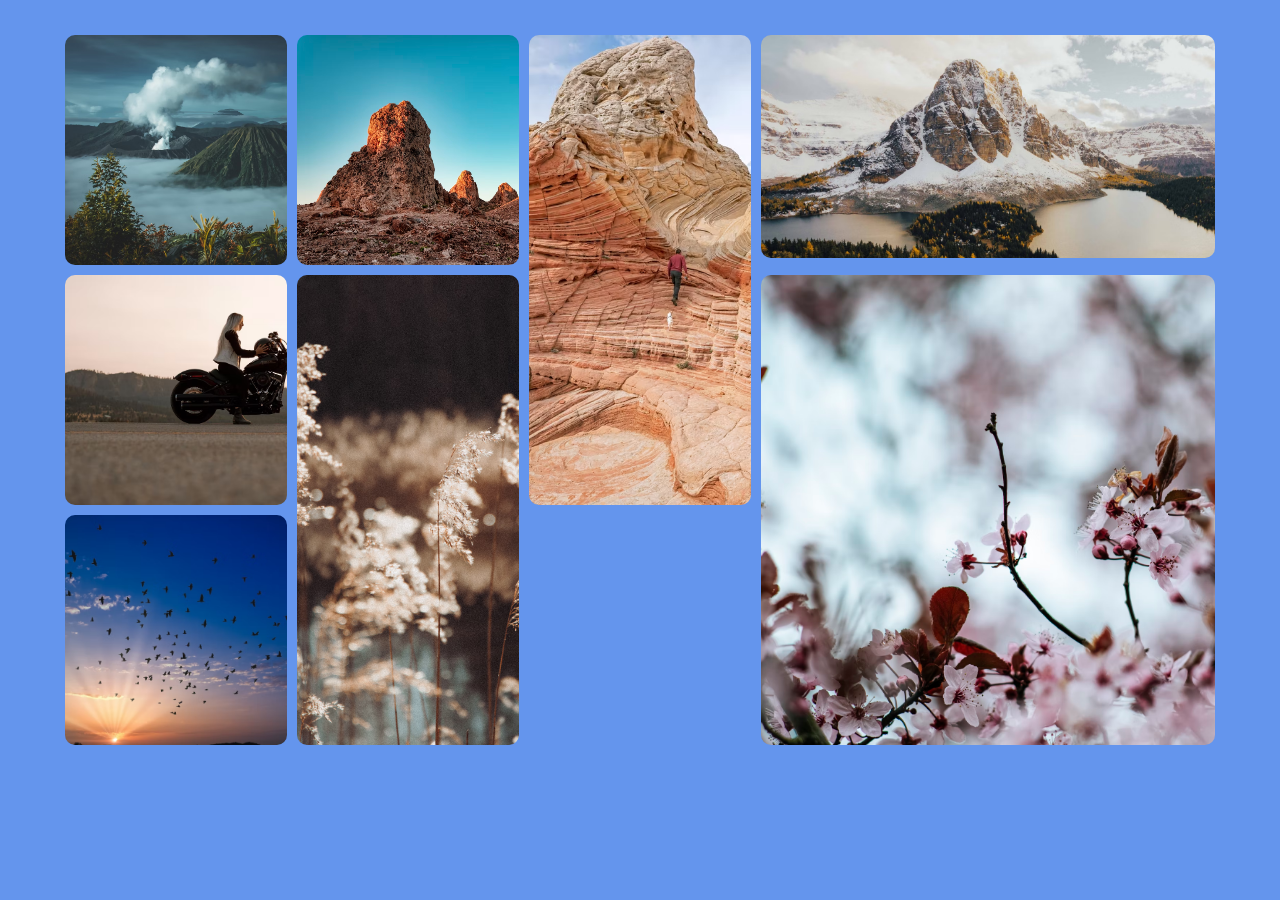
<file: homework 10/index.html>
<!DOCTYPE html>
<html lang="en">
<head>
    <meta charset="UTF-8">
    <meta name="viewport" content="width=device-width, initial-scale=1.0">
    <title>Document</title>
    <link rel="stylesheet" href="style.css">
</head>
<body>
    <div class="parent">
        <div class="child child1"></div>
        <div class="child child2"></div>
        <div class="child child3"></div>
        <div class="child child4"></div>
        <div class="child child5"></div>
        <div class="child child6"></div>
        <div class="child child7"></div>
        <div class="child child8"></div>
    </div>
</body>
</html>
</file>
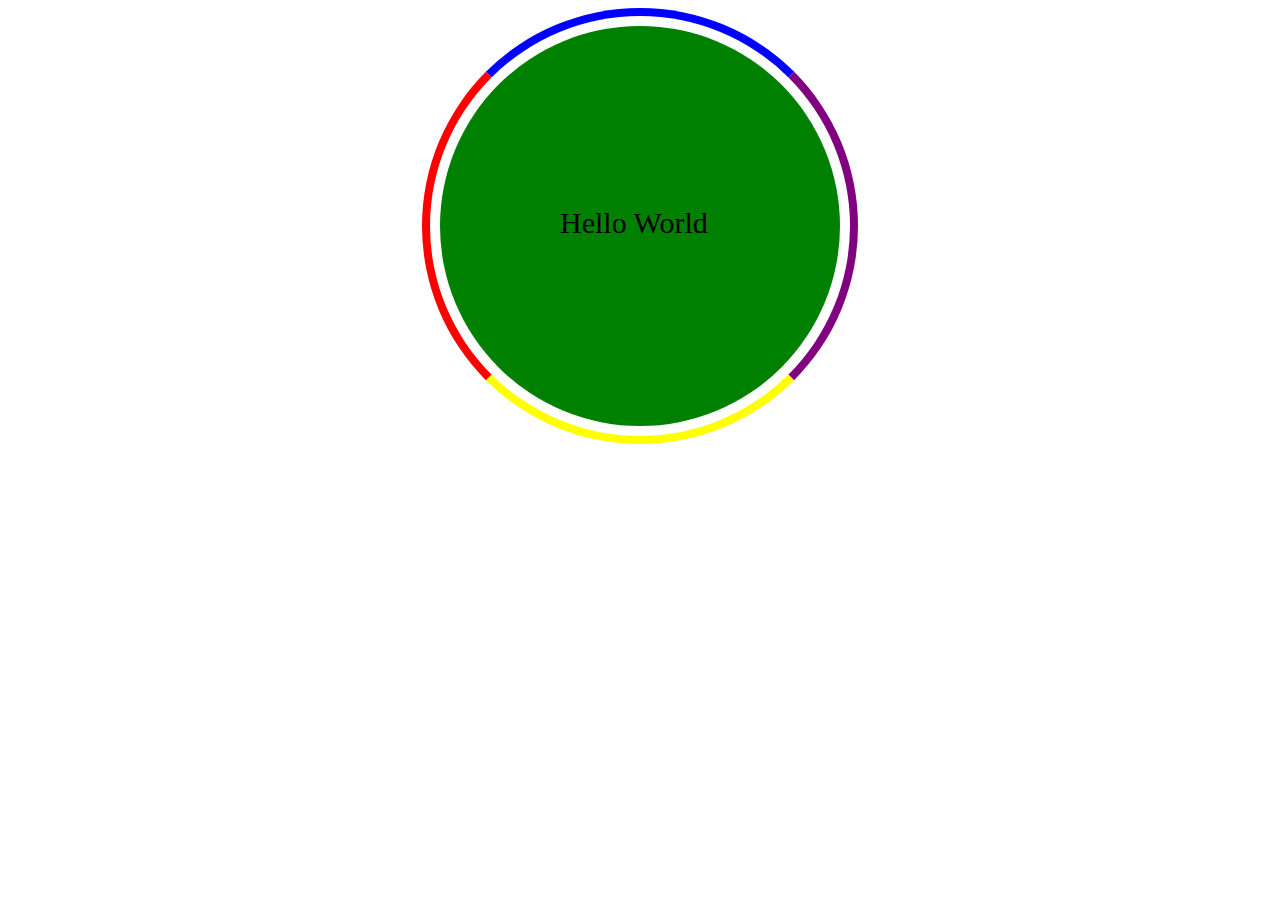
<file: homework 11/index.html>
<!DOCTYPE html>
<html lang="en">
<head>
    <meta charset="UTF-8">
    <meta name="viewport" content="width=device-width, initial-scale=1.0">
    <title>Document</title>
    <link rel="stylesheet" href="style.css">
</head>
<body>
    <div class="border">
        <div class="main"> 
            <span>Hello World</span>
        </div>
    </div>
</body>
</html>
</file>
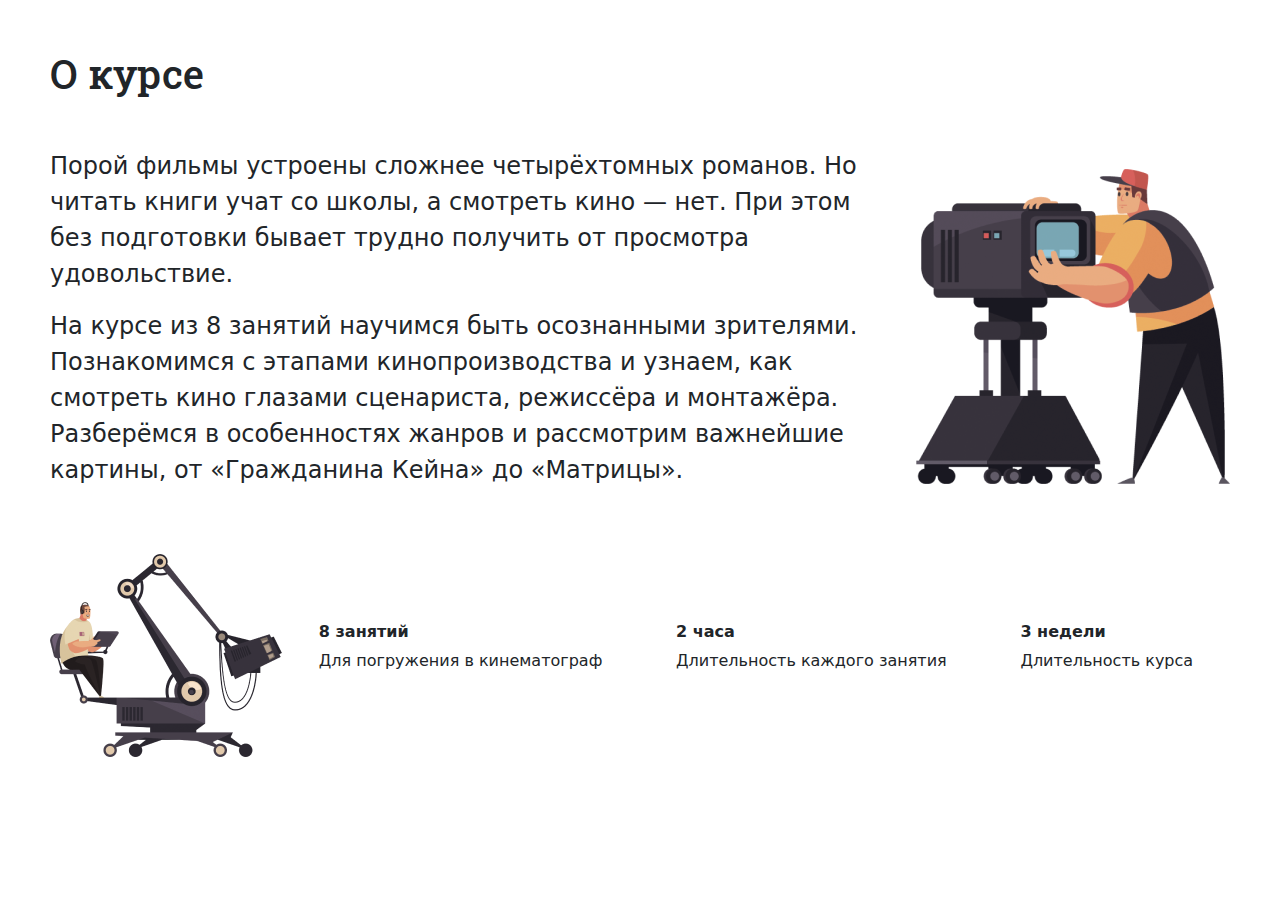
<file: homework 12.1/index.html>
<!DOCTYPE html>
<html lang="en">
<head>
    <meta charset="UTF-8">
    <meta name="viewport" content="width=device-width, initial-scale=1.0">
    <title>Document</title>
    <link href="https://cdn.jsdelivr.net/npm/bootstrap@5.3.1/dist/css/bootstrap.min.css" rel="stylesheet">
    <link rel="stylesheet" href="style.css">
    <link rel="preconnect" href="https://fonts.googleapis.com">
    <link rel="preconnect" href="https://fonts.gstatic.com" crossorigin>
    <link href="https://fonts.googleapis.com/css2?family=Roboto+Slab&display=swap" rel="stylesheet">
</head>
<body>
    <header>
        <h1>О курсе</h1>
    </header>

    <main>
        <div class="paragraph">
            <p>Порой фильмы устроены сложнее четырёхтомных романов. Но читать книги учат со школы, а смотреть кино — нет. При этом без подготовки бывает трудно получить от просмотра удовольствие.</p>
            <p>На курсе из 8 занятий научимся быть осознанными зрителями. Познакомимся с этапами кинопроизводства и узнаем, как смотреть кино глазами сценариста, режиссёра и монтажёра. Разберёмся в особенностях жанров и рассмотрим важнейшие картины, от «Гражданина Кейна» до «Матрицы».</p>
        </div>
        <img class = "first-img" src="_1 1.png" alt="">
    </main>

    <footer>
        <img src="photo 1.png" alt="" class="second-img">
        <div class="cards">
            <div class="my-card">
                <h6>8 занятий</h6>
                <p>Для погружения в кинематограф</p>
            </div>
            <div class="my-card">
                <h6>2 часа</h6>
                <p>Длительность каждого занятия</p>
            </div>
            <div class="my-card">
                <h6>3 недели</h6>
                <p>Длительность курса</p>
            </div>
        </div>
    </footer>

</body>
</html>
</file>
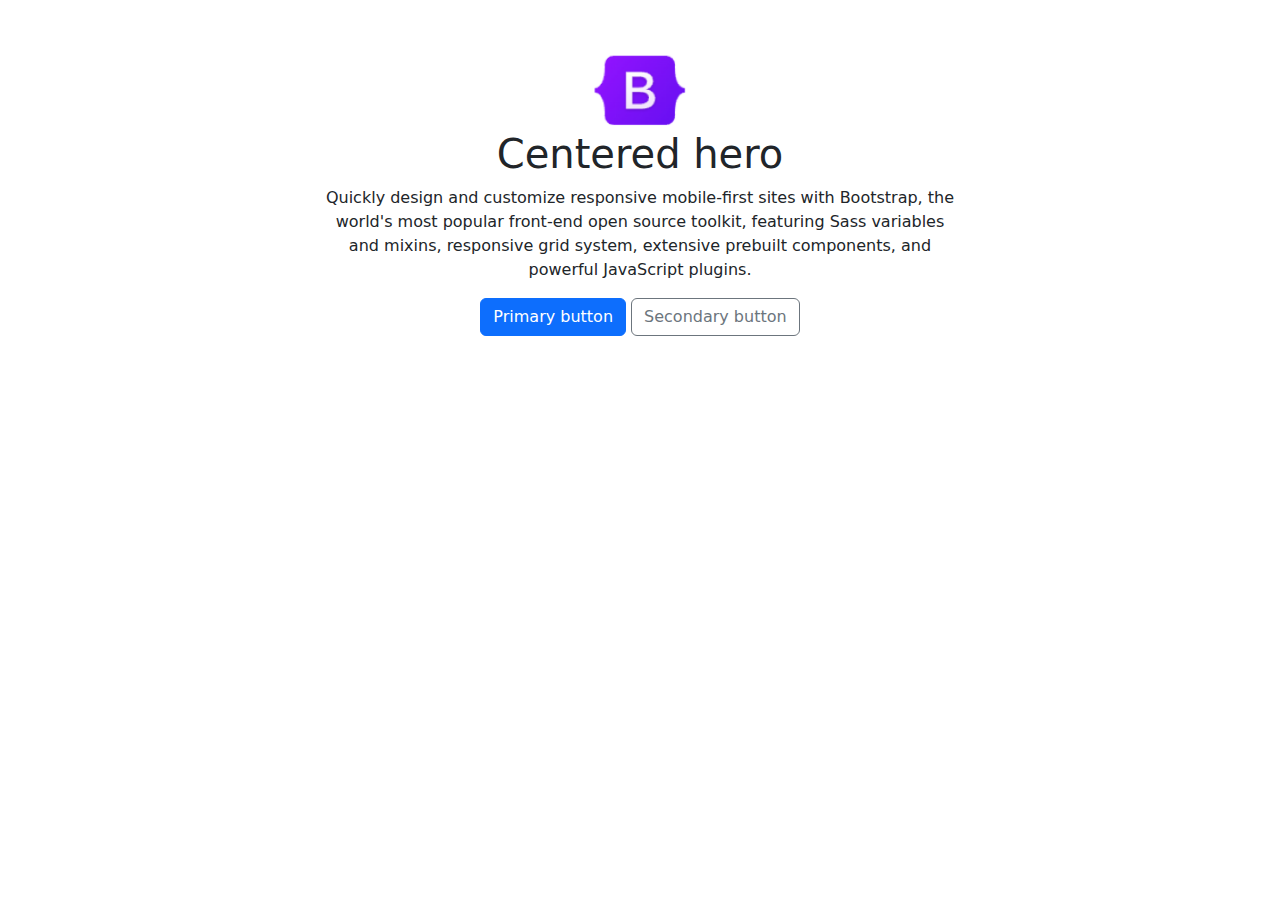
<file: homework 12.2/index.html>
<!DOCTYPE html>
<html lang="en">
<head>
    <meta charset="UTF-8">
    <meta name="viewport" content="width=device-width, initial-scale=1.0">
    <title>Document</title>
    <link rel="stylesheet" href="style.css">
    <link href="https://cdn.jsdelivr.net/npm/bootstrap@5.3.1/dist/css/bootstrap.min.css" rel="stylesheet">
</head>
<body>
    <main>
        <img src="Screenshot 2023-08-20 at 23.38.49.png" alt="">
        <h1>Centered hero</h1>
        <p>Quickly design and customize responsive mobile-first sites with Bootstrap, the world's most popular front-end open source toolkit, featuring Sass variables and mixins, responsive grid system, extensive prebuilt components, and powerful JavaScript plugins.</p>
        <div class="buttons">
            <button class="btn btn-primary">Primary button</button>
            <button class="btn btn-outline-secondary">Secondary button</button>
        </div>
    </main>
</body>
</html>
</file>
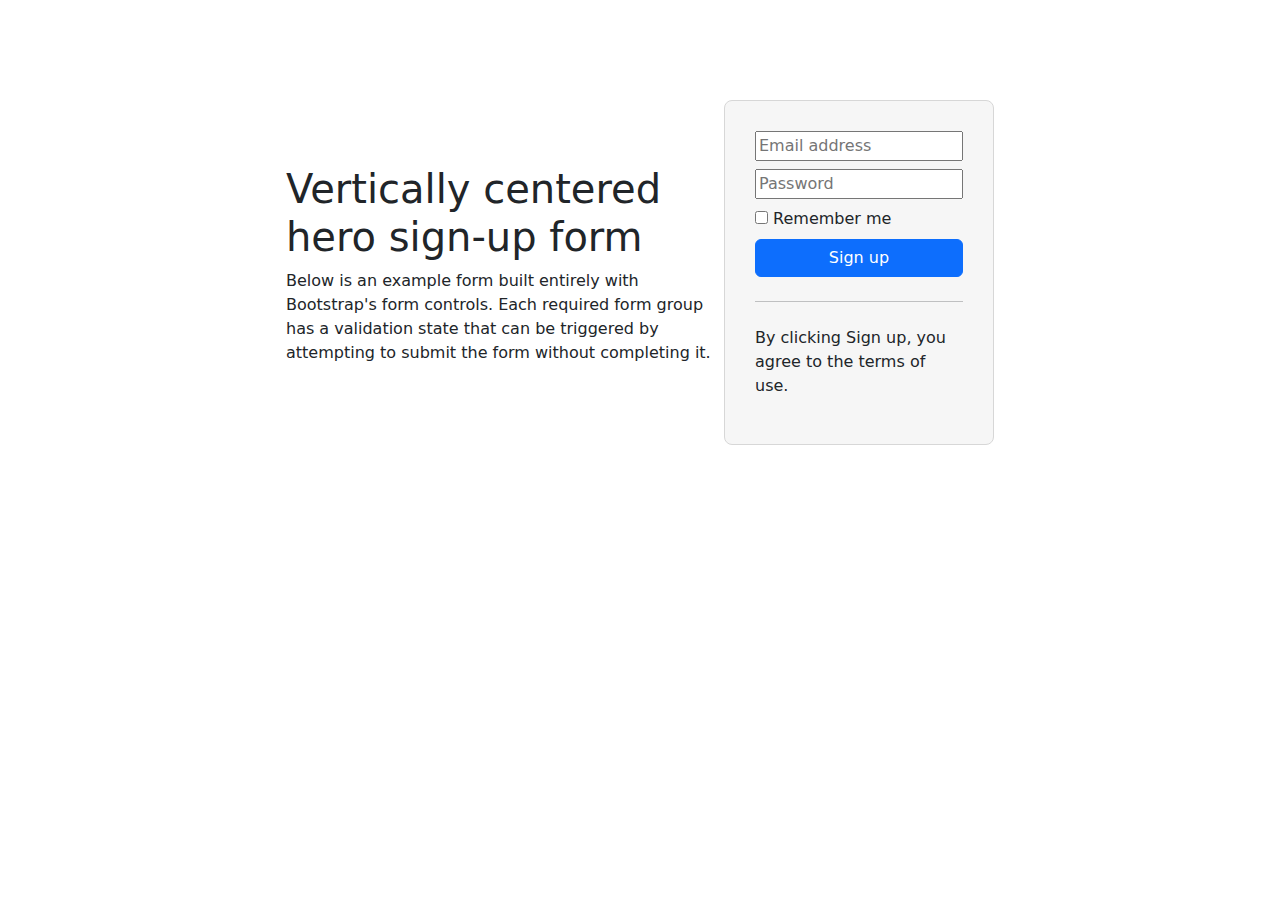
<file: homework 12.3/index.html>
<!DOCTYPE html>
<html lang="en">
<head>
    <meta charset="UTF-8">
    <meta name="viewport" content="width=device-width, initial-scale=1.0">
    <title>Document</title>
    <link rel="stylesheet" href="style.css">
    <link href="https://cdn.jsdelivr.net/npm/bootstrap@5.3.1/dist/css/bootstrap.min.css" rel="stylesheet">
</head>
<body>
    <main>

    
    <div class="content">
        <h1>Vertically centered hero sign-up form</h1>
        <p>Below is an example form built entirely with Bootstrap's form controls. Each required form group has a validation state that can be triggered by attempting to submit the form without completing it.</p>
    </div>

    <div class="form" >
        <input type="text" placeholder="Email address">
        <input type="text" placeholder="Password">
        <div>
            <input type="checkbox">
            <label>Remember me</label>

        </div>
        <button class="btn btn-primary" style="width: 100%;">Sign up</button>
        <hr width=100% color="gray" size="1px" align="right" />

        <p>By clicking Sign up, you agree to the terms of use.</p>
    </div>
</main>
</body>
</html>
</file>
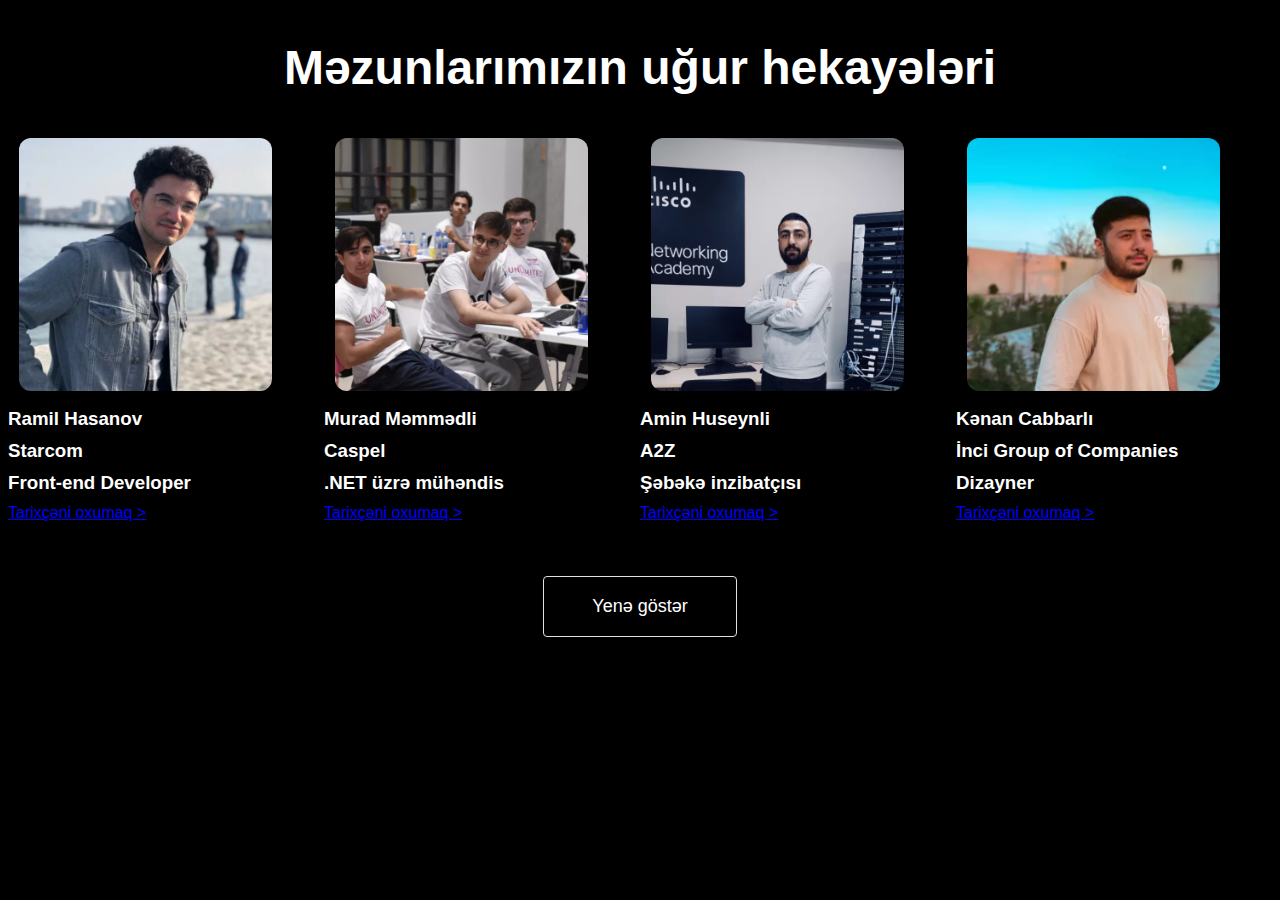
<file: homework 4/index.html>
<!DOCTYPE html>
<html lang="en">
<head>
    <meta charset="UTF-8">
    <meta name="viewport" content="width=device-width, initial-scale=1.0">
    <title>Step It</title>
    <link rel="stylesheet" href="style.css">
</head>
<body>

        <h2>Məzunlarımızın uğur hekayələri</h2>

        <!-- <div class = "images">
            <div>
                <img src="Ramil Hasanov.png" alt="">
            </div>
            <div>
                <img src="Murad Mammadli.png" alt="">
            </div>
            <div>
                <img src="Amin Huseynli.png" alt="">
            </div>
            <div>
                <img src="Kenan Cabbarli.png" alt="">
            </div>
        </div>

        <div>
            <div>
                <h3>Ramil Hasanov</h3>
            </div>
            <div>
                <h3>Murad Mammadli</h3>
            </div>
            <div>
                <h3>Amin Huseynli</h3>
            </div>
            <div>
                <h3>Kenan Cabbarli</h3>
            </div>
        </div>

        <div>
            <div>
                <h3>Starcom</h3>
            </div>
            <div>
                <h3>Caspel</h3>
            </div>
            <div>
                <h3>A2Z</h3>
            </div>
            <div>
                <h3>Inci Group of Companies</h3>
            </div>
        </div>

        <div class="occupations">
            <div>
                <h3>Front-end Developer</h3>
            </div>
            <div>
                <h3>.NET üzrə mühəndis</h3>
            </div>
            <div>
                <h3>Şəbəkə inzibatçısı</h3>
            </div>
            <div>
                <h3>Dizayner</h3>
            </div>
        </div>

        <div class="links">
            <div>
                <a href="#">Tarixçəni oxumaq ></a>            
            </div>
            <div>
                <a href="#">Tarixçəni oxumaq ></a>            
            </div>
            <div>
                <a href="#">Tarixçəni oxumaq ></a>            
            </div>
            <div>
                <a href="#">Tarixçəni oxumaq ></a>            
            </div>
        </div> -->
<div style="display: inline-block;">

    <div class="container">
        <img src="Ramil Hasanov.png" alt="">
        <h3>Ramil Hasanov</h3>
        <h3>Starcom</h3>
        <h3>Front-end Developer</h3>
        <a href="https://itstep.az/review/ramil-hasanov">Tarixçəni oxumaq ></a>
    </div>
    
    <div class="container">
        <img src="Murad Mammadli.png" alt="">
        <h3>Murad Məmmədli</h3>
        <h3>Caspel</h3>
        <h3>.NET üzrə mühəndis</h3>
        <a href="https://itstep.az/review/murad-mammadli">Tarixçəni oxumaq ></a>
    </div>
    
    <div class="container">
        <img src="Amin Huseynli.png" alt="">
        <h3>Amin Huseynli</h3>
        <h3>A2Z</h3>
        <h3>Şəbəkə inzibatçısı</h3>
        <a href="https://itstep.az/review/amin-huseynli">Tarixçəni oxumaq ></a>
    </div>
    
    <div class="container">
        <img src="Kenan Cabbarli.png" alt="">
        <h3>Kənan Cabbarlı</h3>
        <h3>İnci Group of Companies</h3>
        <h3>Dizayner</h3>
        <a href="https://itstep.az/review/kanan-jabbarli">Tarixçəni oxumaq ></a>
    </div>
</div>
        
        <div>
            <button>Yenə göstər</button>
        </div>
</body>
</html>
</file>
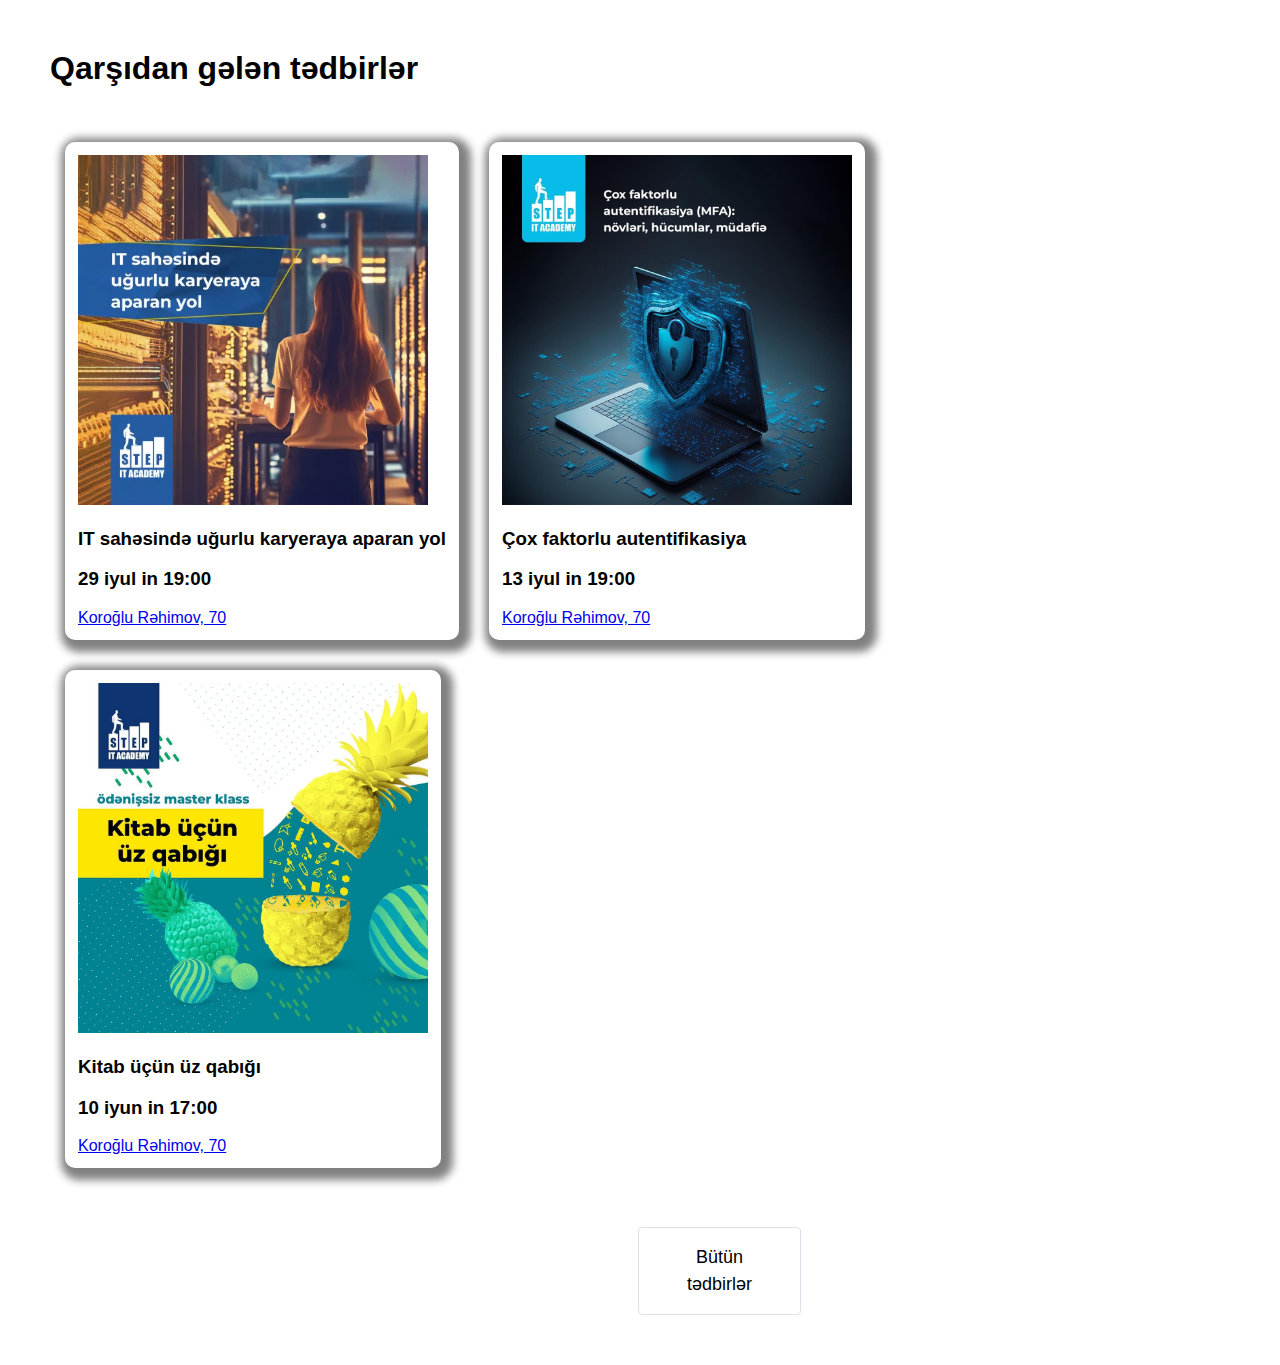
<file: homework 5/index.html>
<!DOCTYPE html>
<html lang="en">
<head>
    <meta charset="UTF-8">
    <meta name="viewport" content="width=device-width, initial-scale=1.0">
    <title>Step IT Academy</title>
    <link rel="stylesheet" href="style.css">
</head>
<body>
    <h1 style="margin-bottom: 40px;">Qarşıdan gələn tədbirlər</h1>

    <div style="display: inline-block;">
        <div class="container">
            <img src="12.webp" alt="">
            <h3>IT sahəsində uğurlu karyeraya aparan yol</h3>
            <h3 class="date">29 iyul in 19:00</h3>
            <a href="https://www.google.com/maps/place/IT+Step+Coding+Academy/@40.4150429,49.8484887,17z/data=!3m1!4b1!4m6!3m5!1s0x40307d077c620967:0x8c5f7ff00e455d5f!8m2!3d40.415043!4d49.8533596!16s%2Fg%2F11f_zk5m85?entry=ttu" target="_blank">Koroğlu Rəhimov, 70</a>
        </div>

        <div class="container">
            <img src="./358613159_653116673521404_5025163615590616834_n.jpg" alt="">
            <h3>Çox faktorlu autentifikasiya</h3>
            <h3 class="date">13 iyul in 19:00</h3>
            <a href="https://www.google.com/maps/place/IT+Step+Coding+Academy/@40.4150429,49.8484887,17z/data=!3m1!4b1!4m6!3m5!1s0x40307d077c620967:0x8c5f7ff00e455d5f!8m2!3d40.415043!4d49.8533596!16s%2Fg%2F11f_zk5m85?entry=ttu" target="_blank">Koroğlu Rəhimov, 70</a>
        </div>

        <div class="container">
            <img src="./351325840_636554518345762_1553564802791671841_n.jpg" alt="">
            <h3>Kitab üçün üz qabığı</h3>
            <h3 class="date">10 iyun in 17:00</h3>
            <a href="https://www.google.com/maps/place/IT+Step+Coding+Academy/@40.4150429,49.8484887,17z/data=!3m1!4b1!4m6!3m5!1s0x40307d077c620967:0x8c5f7ff00e455d5f!8m2!3d40.415043!4d49.8533596!16s%2Fg%2F11f_zk5m85?entry=ttu" target="_blank">Koroğlu Rəhimov, 70</a>
        </div>
    </div>

    <button>Bütün tədbirlər</button>
</body>
</html>
</file>
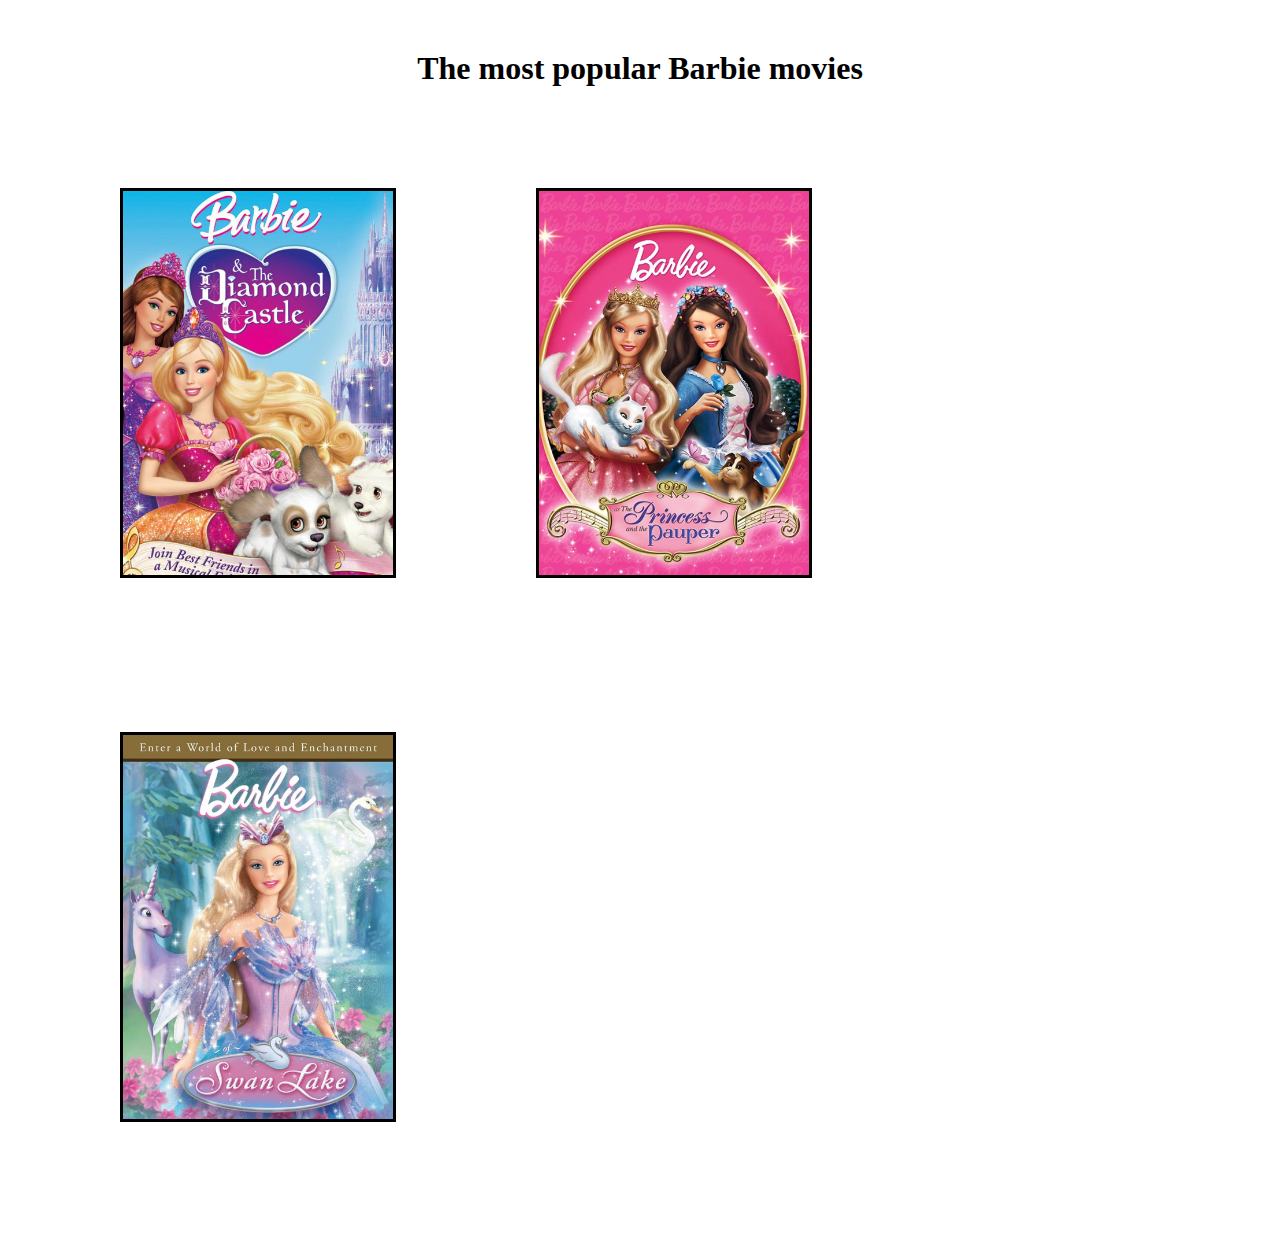
<file: homework 6/index.html>
<!DOCTYPE html>
<html lang="en">
<head>
    <meta charset="UTF-8">
    <meta name="viewport" content="width=device-width, initial-scale=1.0">
    <title>Barbie Movies</title>
    <link rel="stylesheet" href="style.css">
</head>
<body>
    <h1>The most popular Barbie movies</h1>
    <div style="display: inline-block;">
        <a href="https://www.princessmovies.to/barbie-movies/barbie-diamond-castle/" target="_blank">
        <div class="container ">
            <img src="./diamond castle.png" alt="">
            <h2>Barbie & the Diamond Castle</h2>
        </div></a>
        <a href="https://www.princessmovies.to/barbie-movies/barbie-princess-pauper/" target="_blank">
        <div class="container">
            <img src="./princess and pauper.png" alt="">
            <h2>The Princess and the Pauper</h2>
        </div></a>
        <a href="https://www.princessmovies.to/barbie-movies/barbie-swan-lake/" target="_blank">
        <div class="container">
            <img src="./swan lake.png" alt="">
            <h2>Barbie of Swan Lake</h2>
        </div></a>
    </div>
</body>
</html>
</file>
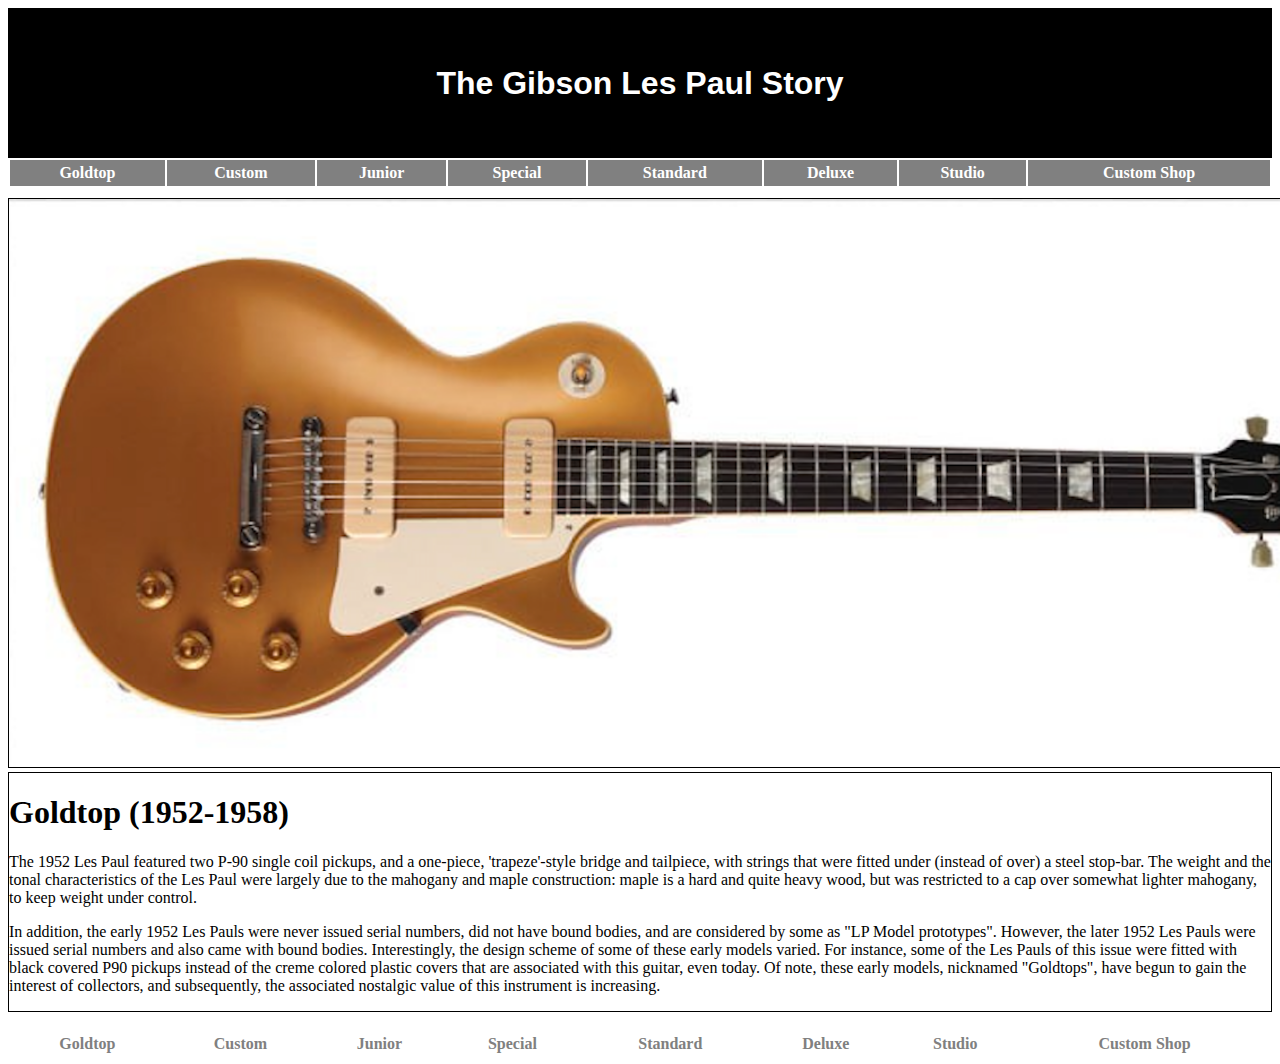
<file: homework 7/index.html>
<!DOCTYPE html>
<html lang="en">
<head>
    <meta charset="UTF-8">
    <meta name="viewport" content="width=device-width, initial-scale=1.0">
    <title>My Guitar</title>
    <link rel="stylesheet" href="style.css">
</head>
<body>
    <div class="container">
        <div class="header">
            <h1>The Gibson Les Paul Story</h1>
        </div>

        <div class="menu_bar">
            <table>
                <tbody>
                    <tr>
                        <th>Goldtop</th>
                        <th>Custom</th>
                        <th>Junior</th>
                        <th>Special</th>
                        <th>Standard</th>
                        <th>Deluxe</th>
                        <th>Studio</th>
                        <th>Custom Shop</th>
                    </tr>
                </tbody>
            </table>
    </div>
    <div class="image">
        <img src="./Screenshot 2023-07-25 at 00.35.36.png" alt="">
    </div>

    <div class="paragraph">
        <h1>Goldtop (1952-1958)</h1>
        <p>The 1952 Les Paul featured two P-90 single coil pickups, and a one-piece, 'trapeze'-style bridge and tailpiece, with strings that were fitted under (instead of over) a steel stop-bar. The weight and the tonal characteristics of the Les Paul were largely due to the mahogany and maple construction: maple is a hard and quite heavy wood, but was restricted to a cap over somewhat lighter mahogany, to keep weight under control.</p>
        <p>In addition, the early 1952 Les Pauls were never issued serial numbers, did not have bound bodies, and are considered by some as "LP Model prototypes". However, the later 1952 Les Pauls were issued serial numbers and also came with bound bodies. Interestingly, the design scheme of some of these early models varied. For instance, some of the Les Pauls of this issue were fitted with black covered P90 pickups instead of the creme colored plastic covers that are associated with this guitar, even today. Of note, these early models, nicknamed "Goldtops", have begun to gain the interest of collectors, and subsequently, the associated nostalgic value of this instrument is increasing.</p>
    </div>

    <div class="footer">
        <table>
            <tbody>
                <tr>
                    <th>Goldtop</th>
                    <th>Custom</th>
                    <th>Junior</th>
                    <th>Special</th>
                    <th>Standard</th>
                    <th>Deluxe</th>
                    <th>Studio</th>
                    <th>Custom Shop</th>
                </tr>
            </tbody>
        </table>
</div>
    </div>
</body>
</html>
</file>
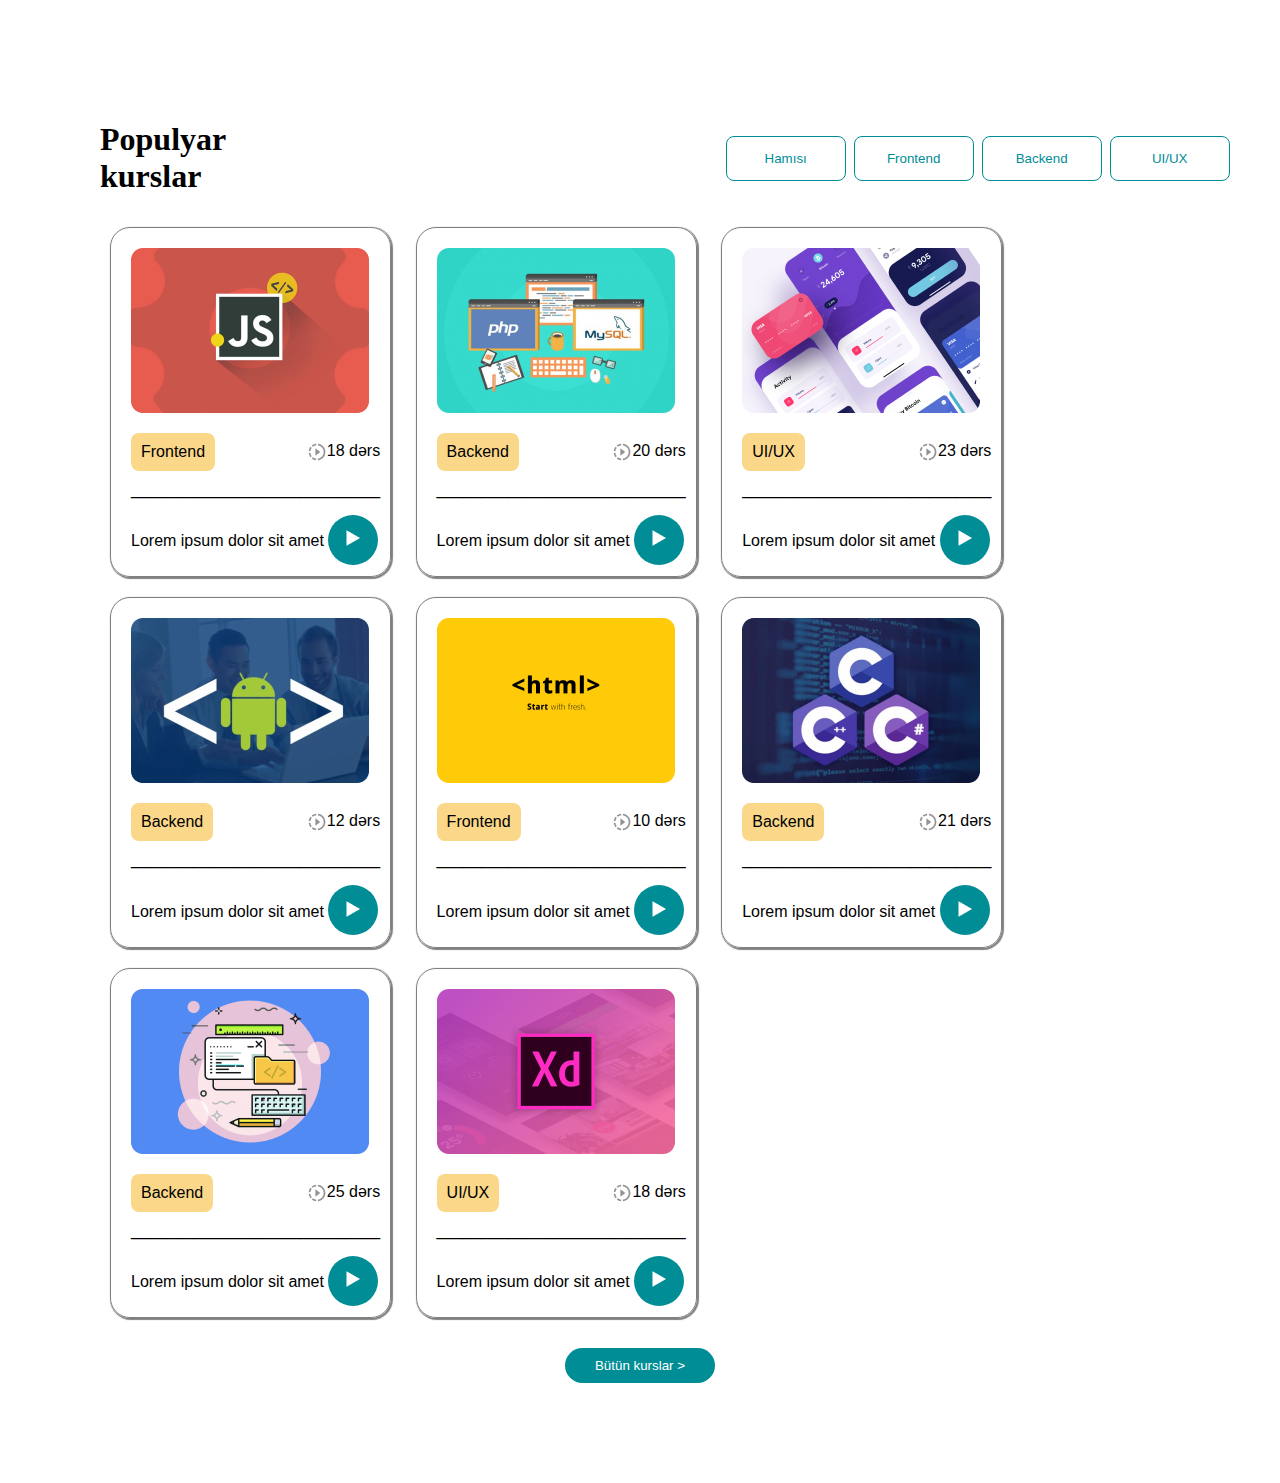
<file: homework 8/index.html>
<!DOCTYPE html>
<html lang="en">
<head>
    <meta charset="UTF-8">
    <meta name="viewport" content="width=device-width, initial-scale=1.0">
    <title>Populyar Kurslar</title>
    <link rel="stylesheet" href="style.css">
</head>
<body>
    <div class="container">

    <header>
        <h1>Populyar kurslar</h1>
        <div class="buttons">
            <button class="head_button">Hamısı</button>
            <button class="head_button">Frontend</button>
            <button class="head_button">Backend</button>
            <button class="head_button">UI/UX</button>
        </div>
    </header>                

    <main>
        <div class="card">
            <img class="course_img" src="Rectangle 11.png" alt="">
            <div class="course_type_line">
                <p class="course_type">Frontend</p>
                <div>
                    <img class="continues" src="ic_baseline-slow-motion-video.png" alt="">
                    <span class="lesson_length">18 dərs</span>
                </div>
            </div>
            <p class="underline">____________________________</p>
            <p class="lorem">Lorem ipsum dolor sit amet</p>
            <button class="play_button">
                <img src="Polygon 1.png" alt="">
            </button>
        </div>

        <div class="card">
            <img class="course_img" src="Rectangle 46.png" alt="">
            <div class="course_type_line">
                <p class="course_type">Backend</p>
                <div>
                    <img class="continues" src="ic_baseline-slow-motion-video.png" alt="">
                    <span class="lesson_length">20 dərs</span>
                </div>
            </div>
            <p class="underline">____________________________</p>
            <p class="lorem">Lorem ipsum dolor sit amet</p>
            <button class="play_button">
                <img src="Polygon 1.png" alt="">
            </button>
        </div>        
        
        <div class="card">
            <img class="course_img" src="Rectangle 50.png" alt="">
            <div class="course_type_line">
                <p class="course_type">UI/UX</p>
                <div>
                    <img class="continues" src="ic_baseline-slow-motion-video.png" alt="">
                    <span class="lesson_length">23 dərs</span>
                </div>
            </div>
            <p class="underline">____________________________</p>
            <p class="lorem">Lorem ipsum dolor sit amet</p>
            <button class="play_button">
                <img src="Polygon 1.png" alt="">
            </button>
        </div>        
        
        <div class="card">
            <img class="course_img" src="Rectangle 51.png" alt="">
            <div class="course_type_line">
                <p class="course_type">Backend</p>
                <div>
                    <img class="continues" src="ic_baseline-slow-motion-video.png" alt="">
                    <span class="lesson_length">12 dərs</span>
                </div>
            </div>
            <p class="underline">____________________________</p>
            <p class="lorem">Lorem ipsum dolor sit amet</p>
            <button class="play_button">
                <img src="Polygon 1.png" alt="">
            </button>
        </div>        
        
        <div class="card">
            <img class="course_img" src="Rectangle 59.png" alt="">
            <div class="course_type_line">
                <p class="course_type">Frontend</p>
                <div>
                    <img class="continues" src="ic_baseline-slow-motion-video.png" alt="">
                    <span class="lesson_length">10 dərs</span>
                </div>
            </div>
            <p class="underline">____________________________</p>
            <p class="lorem">Lorem ipsum dolor sit amet</p>
            <button class="play_button">
                <img src="Polygon 1.png" alt="">
            </button>
        </div>        
        
        <div class="card">
            <img class="course_img" src="Rectangle 61.png" alt="">
            <div class="course_type_line">
                <p class="course_type">Backend</p>
                <div>
                    <img class="continues" src="ic_baseline-slow-motion-video.png" alt="">
                    <span class="lesson_length">21 dərs</span>
                </div>
            </div>
            <p class="underline">____________________________</p>
            <p class="lorem">Lorem ipsum dolor sit amet</p>
            <button class="play_button">
                <img src="Polygon 1.png" alt="">
            </button>
        </div>        
        
        <div class="card">
            <img class="course_img" src="Rectangle 60.png" alt="">
            <div class="course_type_line">
                <p class="course_type">Backend</p>
                <div>
                    <img class="continues" src="ic_baseline-slow-motion-video.png" alt="">
                    <span class="lesson_length">25 dərs</span>
                </div>
            </div>
            <p class="underline">____________________________</p>
            <p class="lorem">Lorem ipsum dolor sit amet</p>
            <button class="play_button">
                <img src="Polygon 1.png" alt="">
            </button>
        </div>

        <div class="card">
            <img class="course_img" src="Rectangle 71.png" alt="">
            <div class="course_type_line">
                <p class="course_type">UI/UX</p>
                <div>
                    <img class="continues" src="ic_baseline-slow-motion-video.png" alt="">
                    <span class="lesson_length">18 dərs</span>
                </div>
            </div>
            <p class="underline">____________________________</p>
            <p class="lorem">Lorem ipsum dolor sit amet</p>
            <button class="play_button">
                <img src="Polygon 1.png" alt="">
            </button>
        </div>
    </main>
    <div class="all_courses_button">
        <button>Bütün kurslar ></button>
    </div>


    </div>
</body>
</html>
</file>
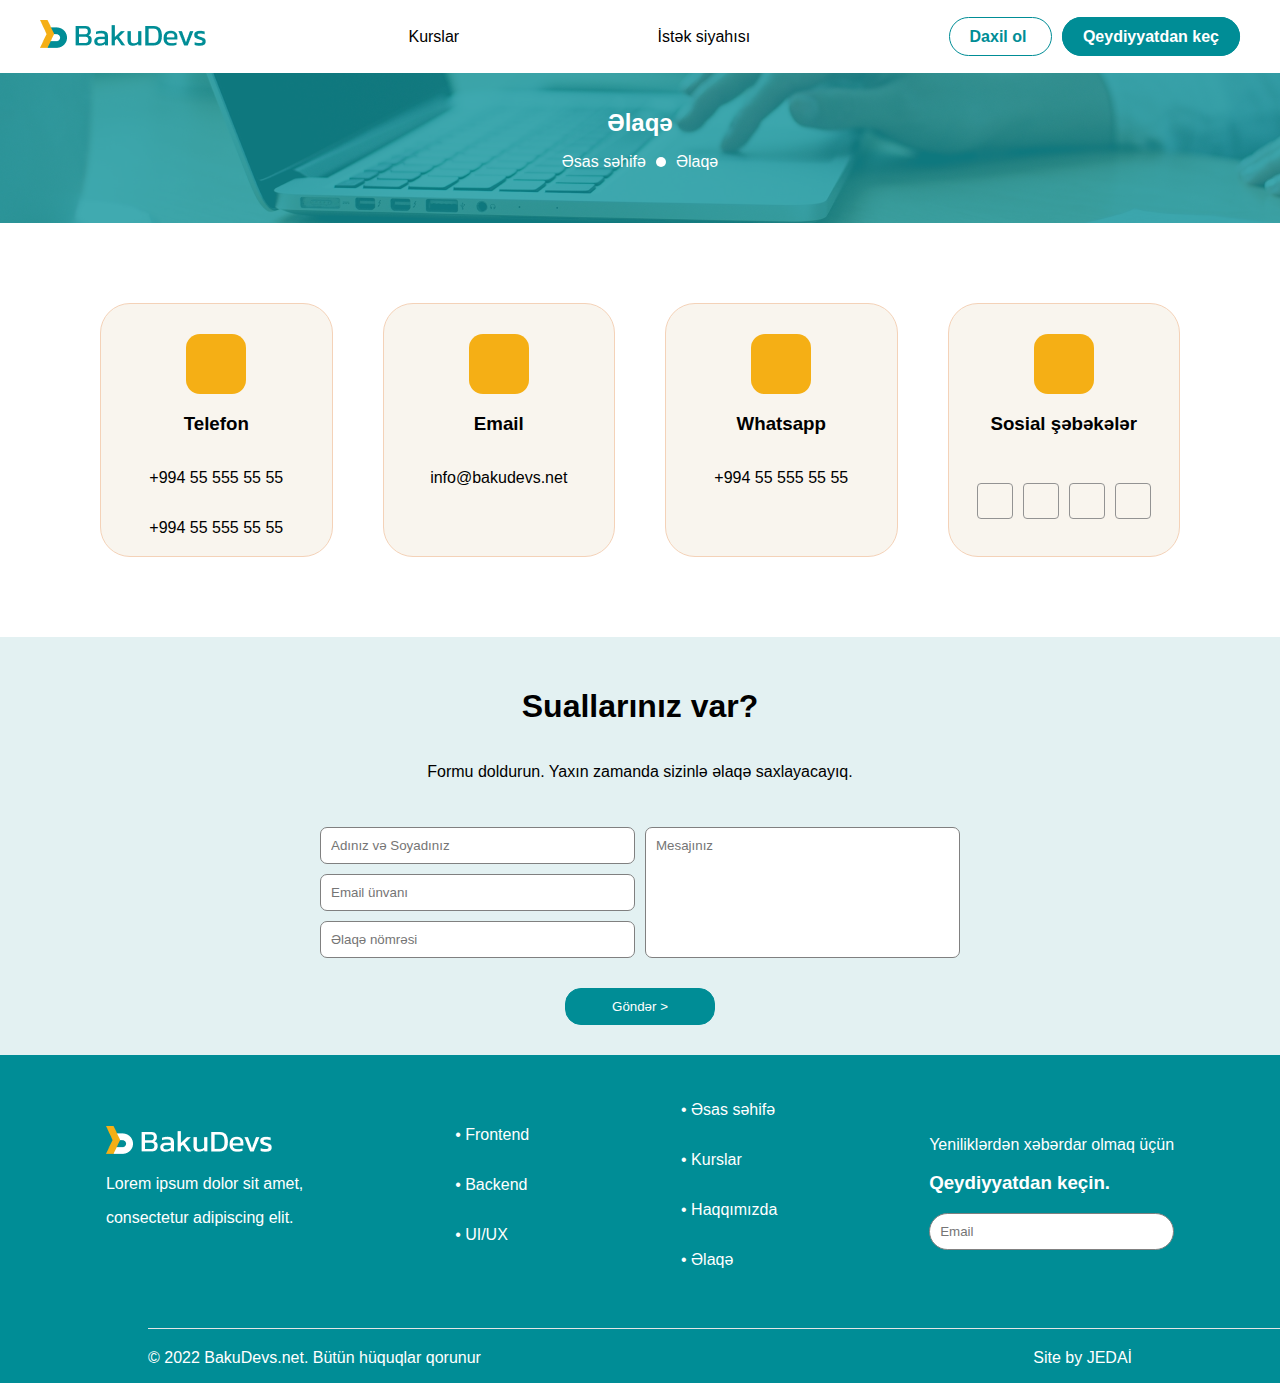
<file: homework 9/index.html>
<!DOCTYPE html>
<html lang="en">
<head>
    <meta charset="UTF-8">
    <meta name="viewport" content="width=device-width, initial-scale=1.0">
    <title>Document</title>
    <link rel="stylesheet" href="style.css">
    <link rel="stylesheet" href="https://cdnjs.cloudflare.com/ajax/libs/font-awesome/6.4.0/css/all.min.css"
    integrity="sha512-iecdLmaskl7CVkqkXNQ/ZH/XLlvWZOJyj7Yy7tcenmpD1ypASozpmT/E0iPtmFIB46ZmdtAc9eNBvH0H/ZpiBw=="
    crossorigin="anonymous" referrerpolicy="no-referrer" />
</head>
<body>
    <header>
        <div class="logo-container">
            <img src="./images/Frame.png" alt="baku devs logo">
        </div>
        <div>
            <i class="fa-solid fa-bars"></i>
            <span>Kurslar</span>
        </div>
        <div>
            <i class="fa-regular fa-heart" style="color: #008d96;"></i>
            <span>İstək siyahısı</span>
        </div>
        <div class="btn-container">
            <a href="#" class="login-link">
                <i class="fa-solid fa-right-to-bracket" style="color: #008d96;"></i>
                <span>Daxil ol</span>
            </a>
            <a href="#" class="register-link">
                <i class="fa-solid fa-pen-to-square" style="color: #008d96;"></i>
                <span>Qeydiyyatdan keç</span>
            </a>
        </div>
    </header>

    <div class="banner">
        <div class="banner-text">
            <h2>Əlaqə</h2>
            <div class="breadcrumb">
                <p>Əsas səhifə</p>
                <div class="circle"></div>
                <p>Əlaqə</p>
            </div>
        </div>
    </div>

    <main>
        <div class="card">
            <div class="card-line-1">
                <button class="icons">
                    <i class="fa-solid fa-phone-volume"></i>
                </button>
            </div>

            <div class="card-line-2">
                <h3>Telefon</h3>
                <p>+994 55 555 55 55</p>
                <p>+994 55 555 55 55</p>
            </div>

        </div>
        <div class="card">
            <div class="card-line-1">
                <button class="icons">
                    <i class="fa-solid fa-envelope"></i>
                </button>
            </div>

            <div class="card-line-2">
                <h3>Email</h3>
                <p>info@bakudevs.net</p>
            </div>
        </div>
        <div class="card">
            <div class="card-line-1">
                <button class="icons">
                    <i class="fa-brands fa-whatsapp"></i>
                </button>
            </div>

            <div class="card-line-2">
                <h3>Whatsapp</h3>
                <p>+994 55 555 55 55</p>
            </div>
        </div>
        <div class="card">
            <div class="card-line-1">
                <button class="icons">
                    <i class="fa-solid fa-share-nodes"></i>
                </button>
            </div>

            <div class="card-line-2">
                <h3>Sosial şəbəkələr</h3>
                <div class="buttons">
                    <button class="icons-2">
                        <i class="fa-brands fa-facebook-f"></i>
                    </button>
                    <button class="icons-2">
                        <i class="fa-brands fa-whatsapp"></i>
                    </button>
                    <button class="icons-2">
                        <i class="fa-brands fa-instagram"></i>
                    </button>
                    <button class="icons-2">
                        <i class="fa-brands fa-telegram"></i>
                    </button>
                </div>
            </div>
        </div>
    </main>

    <div class="contact-container">
        <h1>Suallarınız var?</h1>
        <p>Formu doldurun. Yaxın zamanda sizinlə əlaqə saxlayacayıq.</p>

        <div class="input-container">
            <div class="input-container-left">
                <input type="text" placeholder="Adınız və Soyadınız">
                <input type="email" placeholder="Email ünvanı">
                <input type="text" placeholder="Əlaqə nömrəsi">
            </div>

            <div class="input-container-right">
                <textarea placeholder="Mesajınız"></textarea>
            </div>
        </div>
        <button>Göndər ></button>
    </div>


    <footer>
        <div class="footer-part">
            <div class="footer-line-1">
                <img src="images/Frame (1).png" alt="">
                <p>Lorem ipsum dolor sit amet,</p>
                <p>consectetur adipiscing elit.</p>
            </div>

            <div class="footer-line-2">
                <p>• Frontend</p>
                <p>• Backend</p>
                <p>• UI/UX</p>
            </div>

            <div class="footer-line-3">
                <p>• Əsas səhifə</p>
                <p>• Kurslar</p>
                <p>• Haqqımızda</p>
                <p>• Əlaqə</p>

            </div>

            <div class="footer-line-4">
                <p>Yeniliklərdən xəbərdar olmaq üçün</p>
                <h3>Qeydiyyatdan keçin.</h3>
                <input type="email" placeholder="Email">
            </div>

        </div>

        <div class="last-line">
            <img src="images/Line 8.png" alt="">
            <div class="footer-line-5">
                <p>© 2022 BakuDevs.net. Bütün hüquqlar qorunur</p>
                <p>Site by JEDAİ</p>
            </div>
        </div>
    </footer>
</body>
</html>
</file>
<file: homework 10/style.css>
body {
    margin: 30px;
    padding: 0;
    background-color: cornflowerblue;
}

.parent {
    margin: 30px;
    display: grid;
    grid-template-columns: repeat(5, 1fr);
    grid-template-rows: repeat(3, 240px);
    justify-content: center;
    align-content: center;
}

* {
    box-sizing: border-box;
}

.child {
    margin: 5px;
    border-radius: 10px;
}

.child1 {
    grid-row: 1 / 2;
    grid-column: 1 / 2;
    background-image: url(./images/img1.avif);
    background-size: cover;
}

.child2 {
    grid-row: 1 / 2;
    grid-column: 2 / 3;
    background-image: url(./images/img2.avif);
    background-size: cover;
}

.child3 {
    grid-row: 1 / 3;
    grid-column: 3 / 4;
    background-image: url(./images/img3.avif);
    background-size: cover;
}

.child4 {
    grid-row: 1 / 3;
    grid-column: 4 / 6;
    background-image: url(./images/img4.avif);
    background-size: cover;
    margin-bottom: 252px;
}

.child5 {
    grid-row: 2 / 3;
    grid-column: 1 / 2;
    background-image: url(./images/img5.avif);
    background-size: cover;
}

.child6 {
    grid-row: 2 / 4;
    grid-column: 2 / 3;
    background-image: url(./images/img6.avif);
    background-size: cover;
}

.child7 {
    grid-row: 3 / 4;
    grid-column: 1 / 2;
    background-image: url(./images/img8.avif);
    background-size: cover;
}

.child8 {
    grid-row: 2 / 4;
    grid-column: 4 / 6;
    background-image: url(./images/img7.avif);
    background-size: cover;
}
</file>
<file: homework 11/style.css>
body {
    display: flex;
    justify-content: center;
    align-items: center;
}

/* .parent {
    background-color: green;
    width: 400px;
    height: 400px;
    border-radius: 50%;
    border: 8px solid;
    border-color: blue purple yellow red;

} */

.main {
    background-color: green;
    width: 400px;
    height: 400px;
    border-radius: 50%;
    position: relative;
    animation: turning-back 1s infinite linear;
}

span {
    position: absolute;
    left: 30%;
    top: 45%;
    font-size: 30px;
}

.border {
    position: relative;
    background-color: transparent;
    border: 8px solid;
    border-radius: 50%;
    border-color: blue purple yellow red;
    padding: 10px;
    animation: turning 1s infinite linear;
}

@keyframes turning {
    100% {
        transform: rotate(360deg);
    }
}

@keyframes turning-back {
    100% {
        transform: rotate(-360deg);
    }
}
</file>
<file: homework 12.1/style.css>
header {
    font-family: 'Roboto Slab', serif;

}

* {
    box-sizing: border-box;
}

body {
    margin: 50px;
}

main {
    display: flex;
    align-items: center;
    margin-top: 50px;
}

.paragraph {
    font-size: 24px;
    padding-right: 50px;
}

.first-img {
    width: 314px;
    height: 315px;
}

footer {
    display: flex;
    padding-top: 50px;
    justify-content: space-between;
}

.cards {
    display: flex;
    justify-content: center;
    align-items: center;
    justify-content: space-around;
    flex-grow: 1;
}



h6 {
    font-weight: bold;
}

@media screen and (max-width: 768px) {
    .second-img {
        display: none;
    }
    .paragraph {
        font-size:smaller;
    }
}

@media screen and (max-width: 320px) {
    .first-img {
        width: 100px;
        height: 100px;
    }
    * {
        flex-wrap: wrap;
        font-size: smaller;
    }
}
</file>
<file: homework 12.2/style.css>
img {
    width: 100px;
    height: 80px;
}

main {
    display: flex;
    align-items: center;
    flex-direction: column;
    margin-top: 50px;
}

p {
    width: 50%;
    text-align: center;
}

.buttons {
    display: flex;
    gap: 5px;
}
</file>
<file: homework 12.3/style.css>
body {
    padding: 50px;
    display: flex;
    justify-content: center;
    align-items: center;
}

.form {
    display: flex;
    background-color: #f6f6f6;
    border: 1px solid rgb(215, 215, 215);
    border-radius: 8px;
    padding: 30px;
    flex-direction: column;
    align-items: flex-start;
    gap: 8px;
}


main {
    margin-top: 50px;
    width: 60%;
    display: flex;
    align-items: center;
}
</file>
<file: homework 4/style.css>
body {
    background-color: black;
}

h2 {
    color: white;
    font-size: 48px;
    text-align: center;
}

img {
    margin-left: 8px;
    margin-right: 8px;
    width:80%;
    border: 3px solid;
    border-radius: 15px;
}

h3 {
    color: white;   
    margin: 10px 0;
}

* {
    font-family: sans-serif;
}

a {
    width: 25%;
    color: blue;
}

button {
    color: white;
    display: block;
    padding: 16px 48px;
    margin: 50px auto;
    font-size: 18px;
    line-height: 27px;
    border: 1px solid #dde0eb;
    box-sizing: border-box;
    border-radius: 4px;
    background: transparent;    
}

button:hover {
    border-color: blue;
    color: blue;
}

.container {
    float: left;
    width: 25%;
}
</file>
<file: homework 5/style.css>
body {
    background-color: white;
    margin: 50px;
}

* {
    font-family: sans-serif;
}

.date:hover {
    text-decoration: underline;
}

.container {
    float: left;
    padding: 10px;
    border: 3px solid transparent;
    border-radius: 10px;
    box-shadow: 4px 4px 8px 8px gray;
    margin: 15px;
}

img {
    width: 350px;
    
}


button {
    color: black;
    margin: 40px 497px 0px 588px;
    display: flex;
    padding: 16px 48px;
    text-align: center;
    padding: 16px 48px;
    font-size: 18px;
    line-height: 27px;
    border: 1px solid #dde0eb;
    box-sizing: border-box;
    border-radius: 4px;
    background: transparent;  
}

button:hover {
    color: blue;
    border-color: blue;
}
</file>
<file: homework 6/style.css>
body {
    background-color: white;
    margin: 50px;
}

h2 {
    font-family: sans-serif;
    display: none;
    margin-left: 67px;
    margin-top: -45px;
    
}

h1 {
    font-family:cursive;
    text-align: center;
}

.container:hover {
    transform: scale(1.5);
    cursor: pointer;
    transition-duration: 1s;
}

.container:hover>h2 {
    display: block;
}

img {
    margin: 70px;
    width: 270px;
    border: 3px solid black;
}



.container {
    float: left;
    margin-top: 10px;
}
</file>
<file: homework 7/style.css>
.header {
    background-color: black;
    color: white;
    height: 150px;
    display: flex;
    align-items: center;
    justify-content: center;
}

.header>h1 {
    font-family:'Gill Sans', 'Gill Sans MT', Calibri, 'Trebuchet MS', sans-serif;

}

.menu_bar>table {
    width: 100%;
    background-color: white;
    color: white;
}

.menu_bar th{
    border: 3px solid gray;
    background-color: gray;
}

th:hover {
    color: black;
    transition-duration: 0.5s;
}

.image >img {
    border: 1px solid black;
    height: 568px;
}

.image {
    padding-top: 10px;
}

.container {
    flex-wrap: wrap;
}

.paragraph {
    border: 1px solid black;
}

.paragraph p {
    font-family:Georgia, 'Times New Roman', Times, serif;
}

.footer > table{
    padding-top: 20px;
    width: 100%;
    background-color: white;
    color: gray;
}

.footer th {
    background-color: white;
}
</file>
<file: homework 8/style.css>
body {
    margin: 100px;
}


header {
    display: flex;
    gap: 500px;
}

h1 {
    display: flex;
    font-family: serif;
}

.buttons {
    display: flex;
    gap: 8px;
    align-items: center;
}


.head_button {
    border: 1px solid #008D96;
    color: #008D96;
    background-color: transparent;
    border-radius: 8px;
    width: 120px;
    height: 45px;
}

.head_button:hover {
    background-color: #008D96;
    color: white;
}

.card {
    display: inline-block;
    background-color: transparent;
    border: 1px solid gray;
    border-radius: 20px;
    box-shadow: 1px 1px 1px 1px gray;
    padding: 10px;
    margin: 10px;
}

.course_img {
    display: flex;
    padding: 10px;
}

.course_type {
    display: inline-block;
    background-color: rgba(246,175,19,0.5);
    margin: 10px;
    padding: 10px;
    border-radius: 8px;
}

.course_type_line {
    display: flex;
    align-items: center;
    justify-content: space-between;
}

.continues {
    /* display: flex; */
    width: 20px;
    height: 20px;
}

.course_type_line div {
    display: flex;
}

.lesson_length {
    display: flex;
}

.underline {
    margin-top: 0;
    padding-top: 0;
    padding-left: 10px;
}

.lorem {
    display: inline-block;
    padding-left: 10px;
    font-family: sans-serif;
}

.play_button {
    background-color: #008D96;
    border: none;
    border-radius: 50%;
    width: 50px;
    height: 50px;
}

button:hover {
    cursor: pointer;
}

* {
    font-family: sans-serif;
}

.all_courses_button > button {
    background-color: #008D96;
    color: white;
    border-radius: 32px;
    padding: 10px 20px;
    margin-top: 20px;
    border: none;
    width: 150px;
}


.all_courses_button {
    display: flex;
    justify-content: center;
}

.all_courses_button >button:hover {
    background-color: transparent;
    border: 1px solid #008D96;
    color: #008D96;
}
</file>
<file: homework 9/style.css>
body {
    margin: 0;
    padding: 0;
}

* {
    font-family: sans-serif;
    box-sizing: border-box;
}

header {
    display: flex;
    align-items: center;
    justify-content: space-between;
    max-width: 1200px;
    margin: 20px auto;
}

.btn-container>a {
    /* p10:20 */
    padding: 10px 20px;
    text-decoration: none;
    border-radius: 20px;
    font-weight: 600;
}

.login-link {
    margin-right: 10px;
    border: 1px solid #008d96;
}

.register-link {
    border: 1px solid #008d96;
}

.login-link,
.register-link:hover {
    border: 1px solid #008d96;
    color: #008d96 !important;
    background-color: white;
}

.login-link:hover,
.login-link:hover>i,
.register-link,
.register-link>i {
    background-color: #008d96;
    color: white !important;
}

.register-link:hover>i {
    background-color: white;
    color: rgb(0, 141, 150) !important;
}

.banner {
    height: 150px;
    background: url(images/image\ 8\ \(1\).png);
    background-size: cover;
    position: relative;
}

.banner::after {
    content: "";
    position: absolute;
    background-color: rgba(0, 141, 150, 0.75);
    inset: 0;
}

.banner-text {
    height: 100%;
    position: relative;
    z-index: 1;
    color: white;
    display: flex;
    flex-direction: column;
    align-items: center;
    justify-content: center;
}

h2 {
    margin: 0;
}

.breadcrumb {
    display: flex;
    align-items: center;
    gap: 10px;
}

.circle {
    width: 10px;
    height: 10px;
    border-radius: 50%;
    background-color: white;
}

.card {
    width: 271px;
    height: 254px;
    background-color: #F9F5EE;
    border-radius: 30px;
    border: 1px solid #F4D2B8;
    justify-content: center;
    position: relative;
}

main {
    margin: 100px;
    margin-top: 80px;
    margin-bottom: 80px;
    display: flex;
    gap: 50px;
}

.icons {
    display: flex;
    width: 60px;
    height: 60px;
    background-color: #F5AF15;
    border-radius: 14px;
    margin-top: 30px;
    border: none;
    justify-content: center;
    align-items: center;

}

.card i {
    color: white;
    font-size: 20px;
}


.card-line-1 {
    display: flex;
    flex-direction: row;
    justify-content: center;
}

.card-line-2 {
    display: flex;
    flex-direction: column;
    align-items: center;
    padding: 0;
}

.buttons {
    display: flex;
    gap: 10px;
}

.icons-2 {
    display: flex;
    width: 36px;
    height: 36px;
    background-color: transparent;
    border-radius: 4px;
    margin-top: 30px;
    border: 1px solid #939393;
    justify-content: center;
    align-items: center;
}

.icons-2 i {
    color: #939393;
}

.contact-container {
    padding: 30px;
    background-color: #E3F1F2;
    display: flex;
    flex-direction: column;
    align-items: center;
}

.input-container {
    display: flex;
    gap: 10px;
    padding-top: 30px;
    width: 50vw;
}

.input-container-left {
    display: flex;
    flex-direction: column;
    gap: 10px;
    flex-grow: 1;
    width: 100%;
}

.input-container-right {
    display: flex;
    flex-grow: 1;
    width: 100%;

}

input, textarea {
    padding: 10px;
    border: 1px solid gray;
    border-radius: 7px;
    outline: none;
}

textarea {
    resize: none;
    width: 100%;
}

button {
    background-color: #008d96;
    color: white;
    border-radius: 16px;
    padding: 10px 15px;
    border: 1px solid #008d96;
    width: 150px;
    margin-top: 30px;
}

.contact-container button:hover {
    background-color: transparent;
    color: #008d96;
    border: 1px solid #008d96;
}

footer {
    background-color:#008d96;

}

.footer-part {
    padding: 30px;
    background-color:#008d96;
    display: flex;
    flex-direction: row;
    align-items: center;
    justify-content: space-around;
}

footer p, footer h3 {
    color: white;
}

.footer-line-2 {
    display: flex;
    flex-direction: column;
}

.footer-line-3 {
    display: flex;
    flex-direction: column;
}

footer input {
    border-radius: 60px;
    width: 100%;
    position: relative;
}


.last-line  {
    padding-left: 148px;
    padding-right: 148px;
}

.footer-line-5 {
    display: flex;
    justify-content: space-between;
}
</file>
